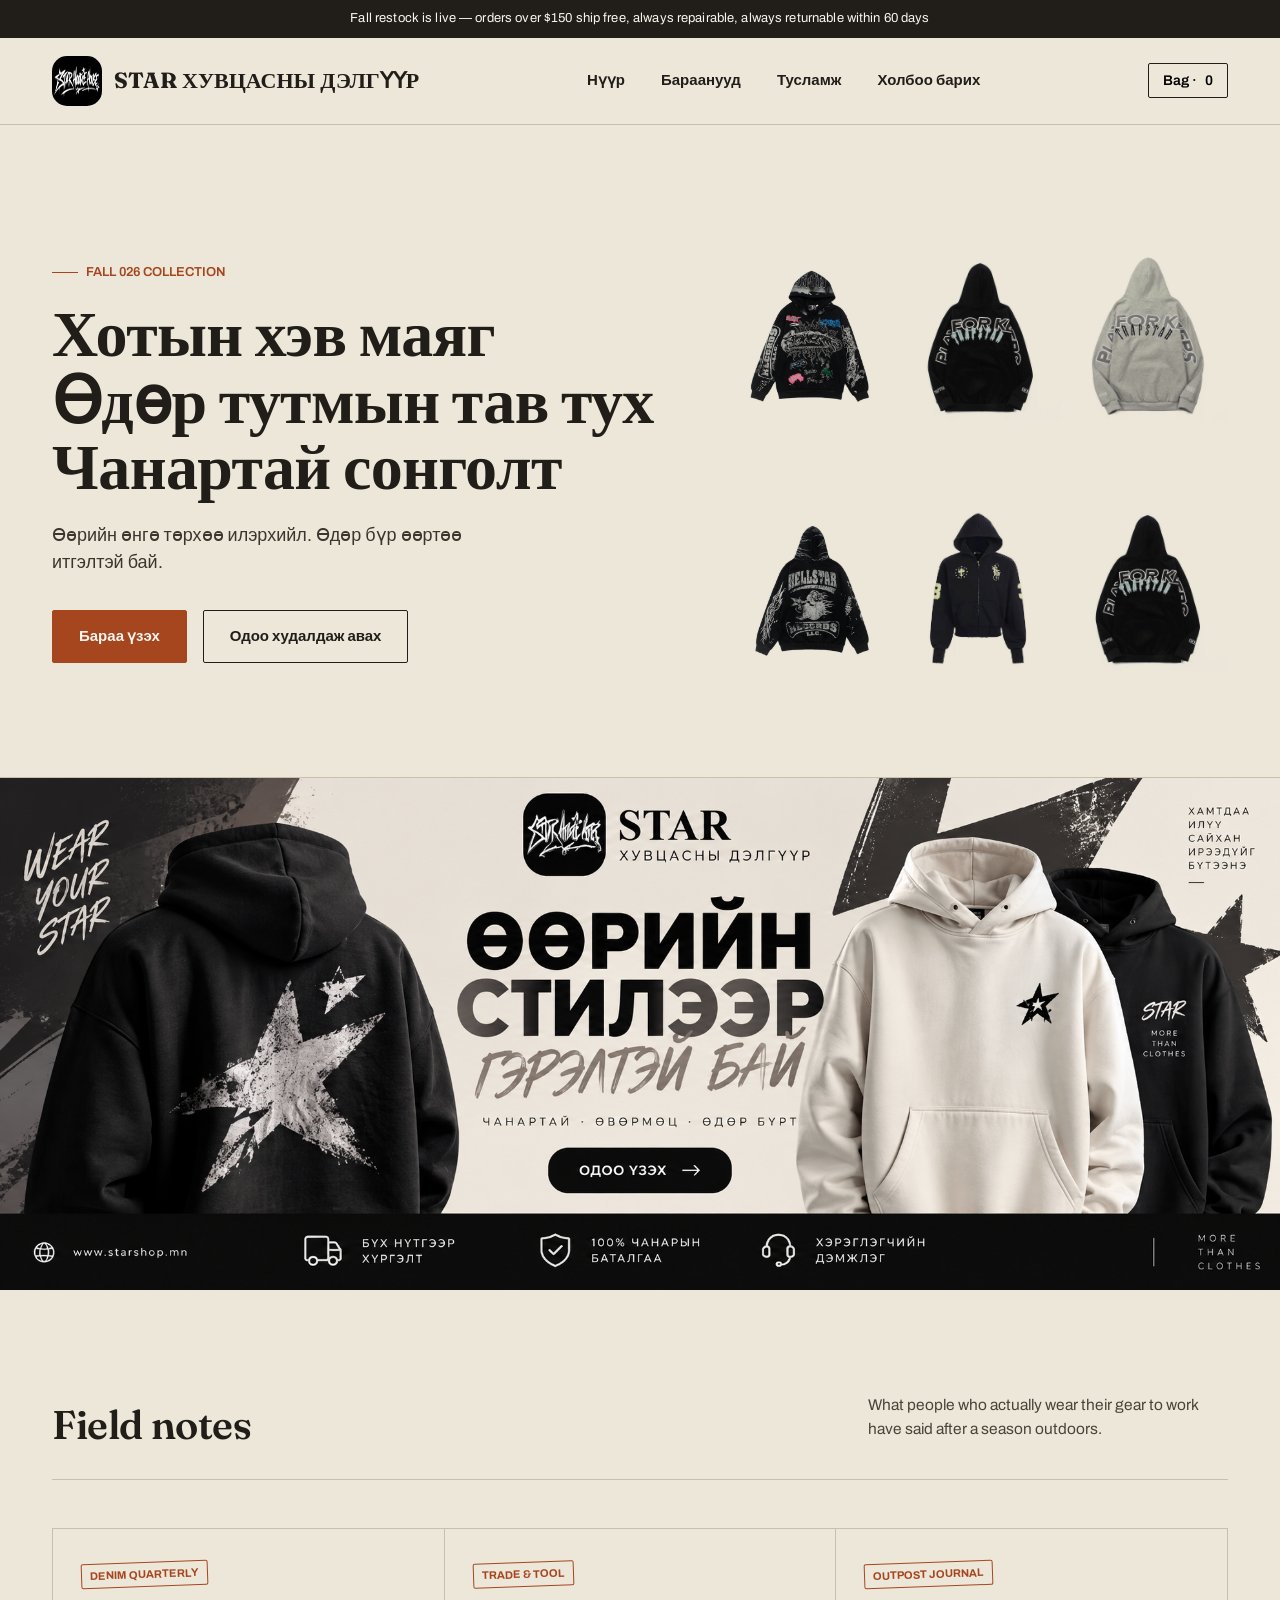
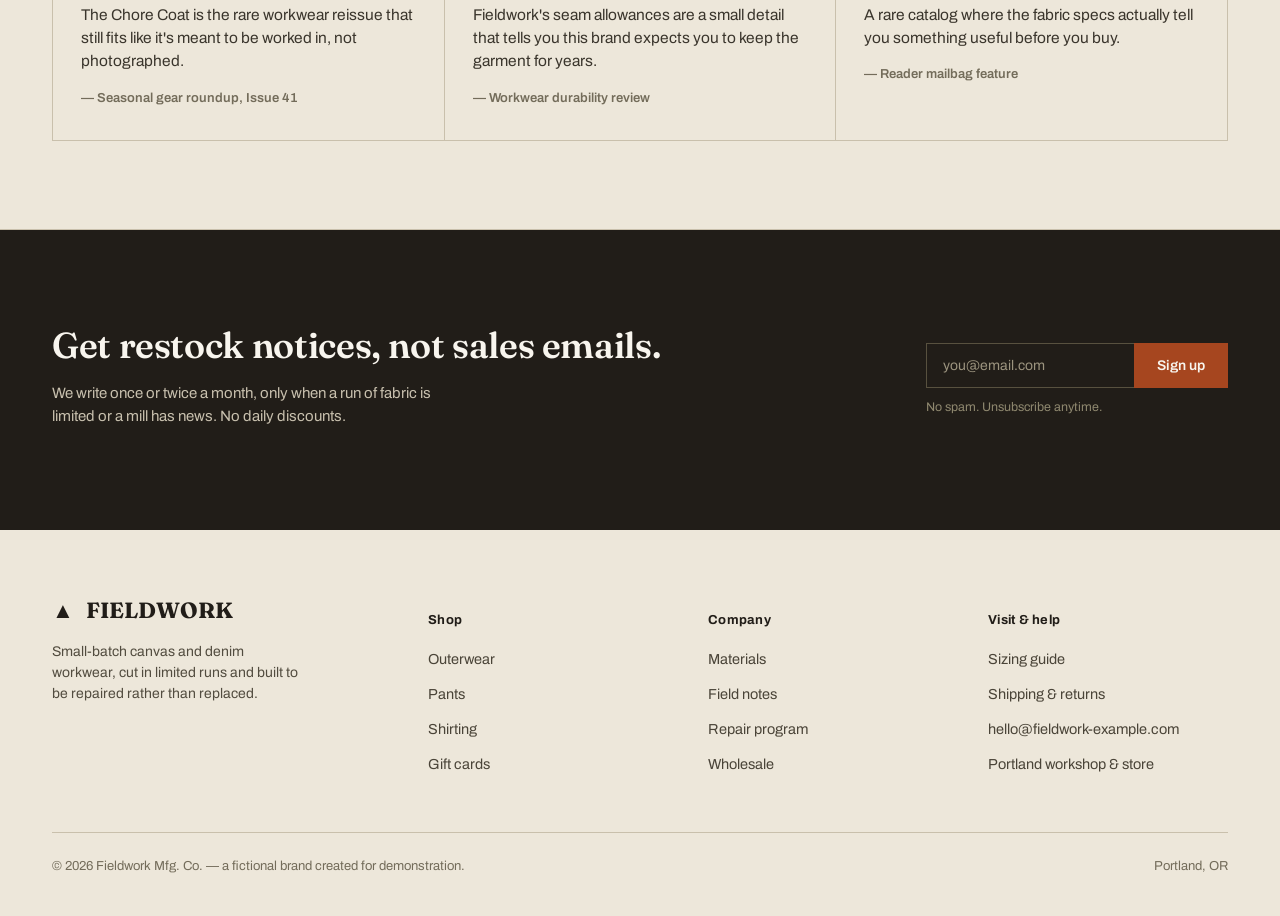
<file: index.html>
<!DOCTYPE html>
<html lang="mn"> <!--language-->
<head>
<meta charset="UTF-8">
<meta name="viewport" content="width=device-width, initial-scale=1.0">
<title>STARstore</title>
<meta name="description" content="Fieldwork makes durable canvas and denim workwear, cut for movement and built to be repaired for decades.">
<link rel="preconnect" href="https://fonts.googleapis.com">
<link rel="preconnect" href="https://fonts.gstatic.com" crossorigin>
<link href="https://fonts.googleapis.com/css2?family=Fraunces:opsz,wght@9..144,400;9..144,500;9..144,600;9..144,700&family=Archivo:wght@400;500;600;700&display=swap" rel="stylesheet">
<link rel="stylesheet" href="style.css">
</head>

<body>
<!-- davas -->

<div class="announce">Fall restock is live — orders over $150 ship free, always repairable, always returnable within 60 days</div>

<header class="site">
  <div class="nav">

    <!-- <a href="#top" class="logo"><span class="mark">▲</span> STAR HOODIE SHOP</a>  -->
    <!-- LOGO: -->
     <a href="#top" class="logo"><img src="star-logo.jpeg" alt="Logo" class="logo-img">STAR ХУВЦАСНЫ ДЭЛГҮҮР</a>
    <nav class="nav-links" id="navLinks">
      <a href="index.html">Нүүр</a>
      <a href="products.html">Бараанууд</a>
      <a href="#press">Тусламж</a>
      <a href="contact.html">Холбоо барих</a> 
      <!-- &amp; contact-Demo -->
    </nav>
    <div class="nav-right">
      <button class="bag-btn" id="bagBtn" aria-label="View bag">
        Bag · <span id="bagCount">0</span>
      </button>
      <button class="menu-toggle" id="menuToggle" aria-label="Toggle menu" aria-expanded="false"> <!-- HUMBURGER BUTTON FOR MOBILE WITH-->
        <span></span><span></span><span></span> <!-- THIS SHOW HORIZONTAL MENU INCUDING THE MATERIALS, FIELD NOTES AND CONTACT -->
      </button>
    </div>

  </div>
</header>

<main id="top">
  <!-- HERO -->
  <section class="hero">
    <div class="wrap hero-grid">
      <div>
        <div class="kicker">FALL 026 COLLECTION</div>
        <h1>Хотын хэв маяг<br>Өдөр тутмын тав тух<br>Чанартай сонголт</h1>
        <p class="lede">Өөрийн өнгө төрхөө илэрхийл. Өдөр бүр өөртөө итгэлтэй бай. </p>
        <div class="hero-ctas">
          <a href="products.html" class="btn-primary">Бараа үзэх</a>
          <a href="#craft" class="btn-ghost">Одоо худалдаж авах</a>
        </div>
      </div>
      <div class="swatch-board" role="img" aria-label="bla bla.">
        <!-- <div class="swatch sw1"><img src="images/hoodie-2.png" alt="hh"></div>
        <div class="swatch sw2"><span>OLIVE RIPSTOP</span></div>
        <div class="swatch sw3"><span>14oz SELVEDGE</span></div>
        <div class="swatch sw4"><span>UNDYED DUCK</span></div>
        <div class="swatch sw5"><span>WAXED COTTON</span></div>
        <div class="swatch sw6"><span>LOOPBACK JERSEY</span></div> -->
        <div class="swatch sw1"><img src="images/sw1.png" alt="hoodie"></div>
        <div class="swatch sw2"><img src="images/sw2.png" alt="tshirt"></div>
        <div class="swatch sw3"><img src="images/sw3.png" alt="jacket"></div>
        <div class="swatch sw4"><img src="images/sw4.png" alt="pants"></div>
        <div class="swatch sw5"><img src="images/sw5.png" alt="cap"></div>
        <div class="swatch sw6"><img src="images/sw6.png" alt="bag"></div>
      </div>
    </div>
  </section>


  <!-- CRAFT / MATERIALS -->
  <!-- <section class="craft" id="craft"> -->
    <!-- <div class="wrap craft-grid"> -->
      <!-- <div>
        <h2>Demo Demo Demo Demo Demo Demo Demo</h2>
        <p>DemoDemoDemoDemo</p>
        <p>DemoDemo</p>
      </div> -->
      <div class="background-pic-contact-page">
        <img src="images/back-pic-banner.png" alt="background pic" class="background-pic-contact-page-pic">
      </div>
     
      <!-- <table class="spec-table">
        <tr><td>Canvas</td><td>12oz cotton duck, garment-dyed in small batches at Ridgeline Mill, sanforized to resist shrinkage.</td></tr>
        <tr><td>Denim</td><td>14oz raw selvedge, shuttle-loomed, chain-stitched hems that fade into a visible loop over time.</td></tr>
        <tr><td>Hardware</td><td>Solid brass and copper rivets from Anchor Hardware Co., corozo nut buttons in place of plastic.</td></tr>
        <tr><td>Stitching</td><td>Bar-tacked at every stress point, 1/2" seam allowance left in every garment for future let-out.</td></tr>
        <tr><td>Care</td><td>Cold wash, hang dry. Every garment ships with a repair card and a spare button sewn into the hem.</td></tr>
      </table> -->
    <!-- </div> -->
  <!-- </section> -->

  <!-- PRESS -->
  <section class="press" id="press">
    <div class="wrap">
      <div class="section-head">
        <h2>Field notes</h2>
        <p>What people who actually wear their gear to work have said after a season outdoors.</p>
      </div>
      <div class="press-row">
        <div class="press-item">
          <span class="stamp">DENIM QUARTERLY</span>
          <p>The Chore Coat is the rare workwear reissue that still fits like it's meant to be worked in, not photographed.</p>
          <div class="who">— Seasonal gear roundup, Issue 41</div>
        </div>
        <div class="press-item">
          <span class="stamp">TRADE &amp; TOOL</span>
          <p>Fieldwork's seam allowances are a small detail that tells you this brand expects you to keep the garment for years.</p>
          <div class="who">— Workwear durability review</div>
        </div>
        <div class="press-item">
          <span class="stamp">OUTPOST JOURNAL</span>
          <p>A rare catalog where the fabric specs actually tell you something useful before you buy.</p>
          <div class="who">— Reader mailbag feature</div>
        </div>
      </div>
    </div>
  </section>

  <!-- NEWSLETTER -->
  <section class="newsletter">
    <div class="wrap nl-grid">
      <div>
        <h2>Get restock notices, not sales emails.</h2>
        <p>We write once or twice a month, only when a run of fabric is limited or a mill has news. No daily discounts.</p>
      </div>
      <div>
        <form class="nl-form" id="nlForm">
          <input type="email" placeholder="you@email.com" required aria-label="Email address">
          <button type="submit">Sign up</button>
        </form>
        <div class="nl-note" id="nlNote">No spam. Unsubscribe anytime.</div>
      </div>
    </div>
  </section>
</main>

<!-- FOOTER -->
<footer id="contact">
  <div class="wrap">
    <div class="foot-grid">
      <div class="foot-brand">
        <a href="#top" class="logo"><span class="mark">▲</span> FIELDWORK</a>
        <p>Small-batch canvas and denim workwear, cut in limited runs and built to be repaired rather than replaced.</p>
      </div>
      <div class="foot-col">
        <h4>Shop</h4>
        <ul>
          <li><a href="#collection">Outerwear</a></li>
          <li><a href="#collection">Pants</a></li>
          <li><a href="#collection">Shirting</a></li>
          <li><a href="#collection">Gift cards</a></li>
        </ul>
      </div>
      <div class="foot-col">
        <h4>Company</h4>
        <ul>
          <li><a href="#craft">Materials</a></li>
          <li><a href="#press">Field notes</a></li>
          <li><a href="#">Repair program</a></li>
          <li><a href="#">Wholesale</a></li>
        </ul>
      </div>
      <div class="foot-col">
        <h4>Visit &amp; help</h4>
        <ul>
          <li><a href="#">Sizing guide</a></li>
          <li><a href="#">Shipping &amp; returns</a></li>
          <li><a href="mailto:hello@fieldwork-example.com">hello@fieldwork-example.com</a></li>
          <li><a href="#">Portland workshop &amp; store</a></li>
        </ul>
      </div>
    </div>
    <div class="foot-bottom">
      <span>© 2026 Fieldwork Mfg. Co. — a fictional brand created for demonstration.</span>
      <span>Portland, OR</span>
    </div>
  </div>
</footer>

<script src="script.js"></script>

</body>
</html>
</file>
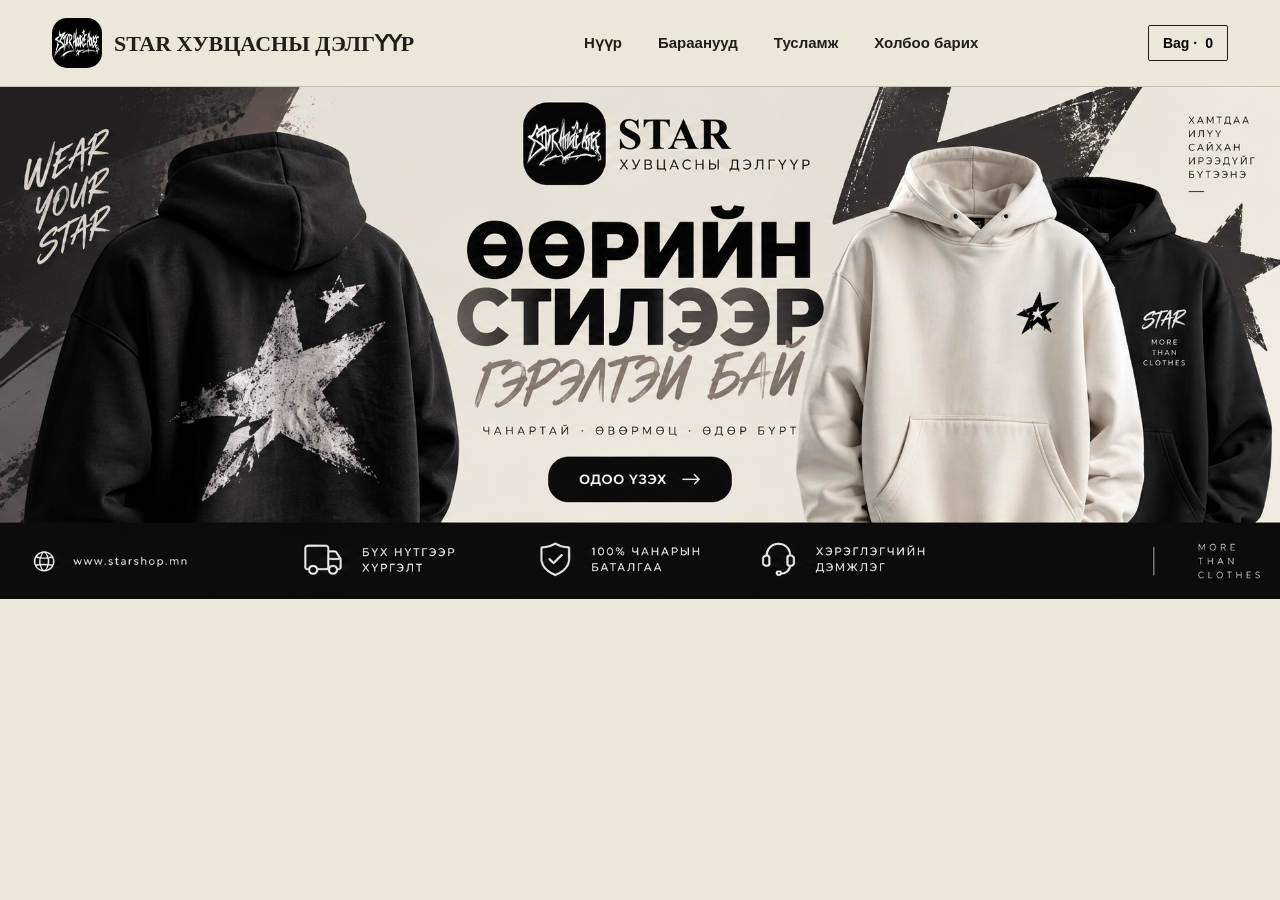
<file: contact.html>
<!DOCTYPE html>
<html lang="en">
<head>
    <meta charset="UTF-8">
    <meta name="viewport" content="width=device-width, initial-scale=1.0">
    <title>Document</title>
    <link rel="stylesheet" href="style.css">
</head>


<body>

  <header class="site">
    <div class="nav">
  
      <!-- <a href="#top" class="logo"><span class="mark">▲</span> STAR HOODIE SHOP</a>  -->
      <!-- LOGO: -->
       <a href="#top" class="logo"><img src="star-logo.jpeg" alt="Logo" class="logo-img">STAR ХУВЦАСНЫ ДЭЛГҮҮР</a>
      <nav class="nav-links" id="navLinks">
        <a href="index.html">Нүүр</a>
        <a href="products.html">Бараанууд</a>
        <a href="#press">Тусламж</a>
        <a href="contact.html">Холбоо барих</a> 
        <!-- &amp; contact-Demo -->
      </nav>
      <div class="nav-right">
        <button class="bag-btn" id="bagBtn" aria-label="View bag">
          Bag · <span id="bagCount">0</span>
        </button>
        <button class="menu-toggle" id="menuToggle" aria-label="Toggle menu" aria-expanded="false"> <!-- HUMBURGER BUTTON FOR MOBILE WITH-->
          <span></span><span></span><span></span> <!-- THIS SHOW HORIZONTAL MENU INCUDING THE MATERIALS, FIELD NOTES AND CONTACT -->
        </button>
      </div>
  
    </div>
</header>
    <!-- <div class="banner-pics">
        <div class="banner-pic">Smthing</div>
    </div> -->
    <div class="background-pic-contact-page">
      <img src="images/back-pic-banner.png" alt="background pic">
    </div>
   
    
    <script src="script.js"></script>
</body>
</html>

<!-- <div>
  <img src="" alt="banner-picture">
</div> -->
</file>
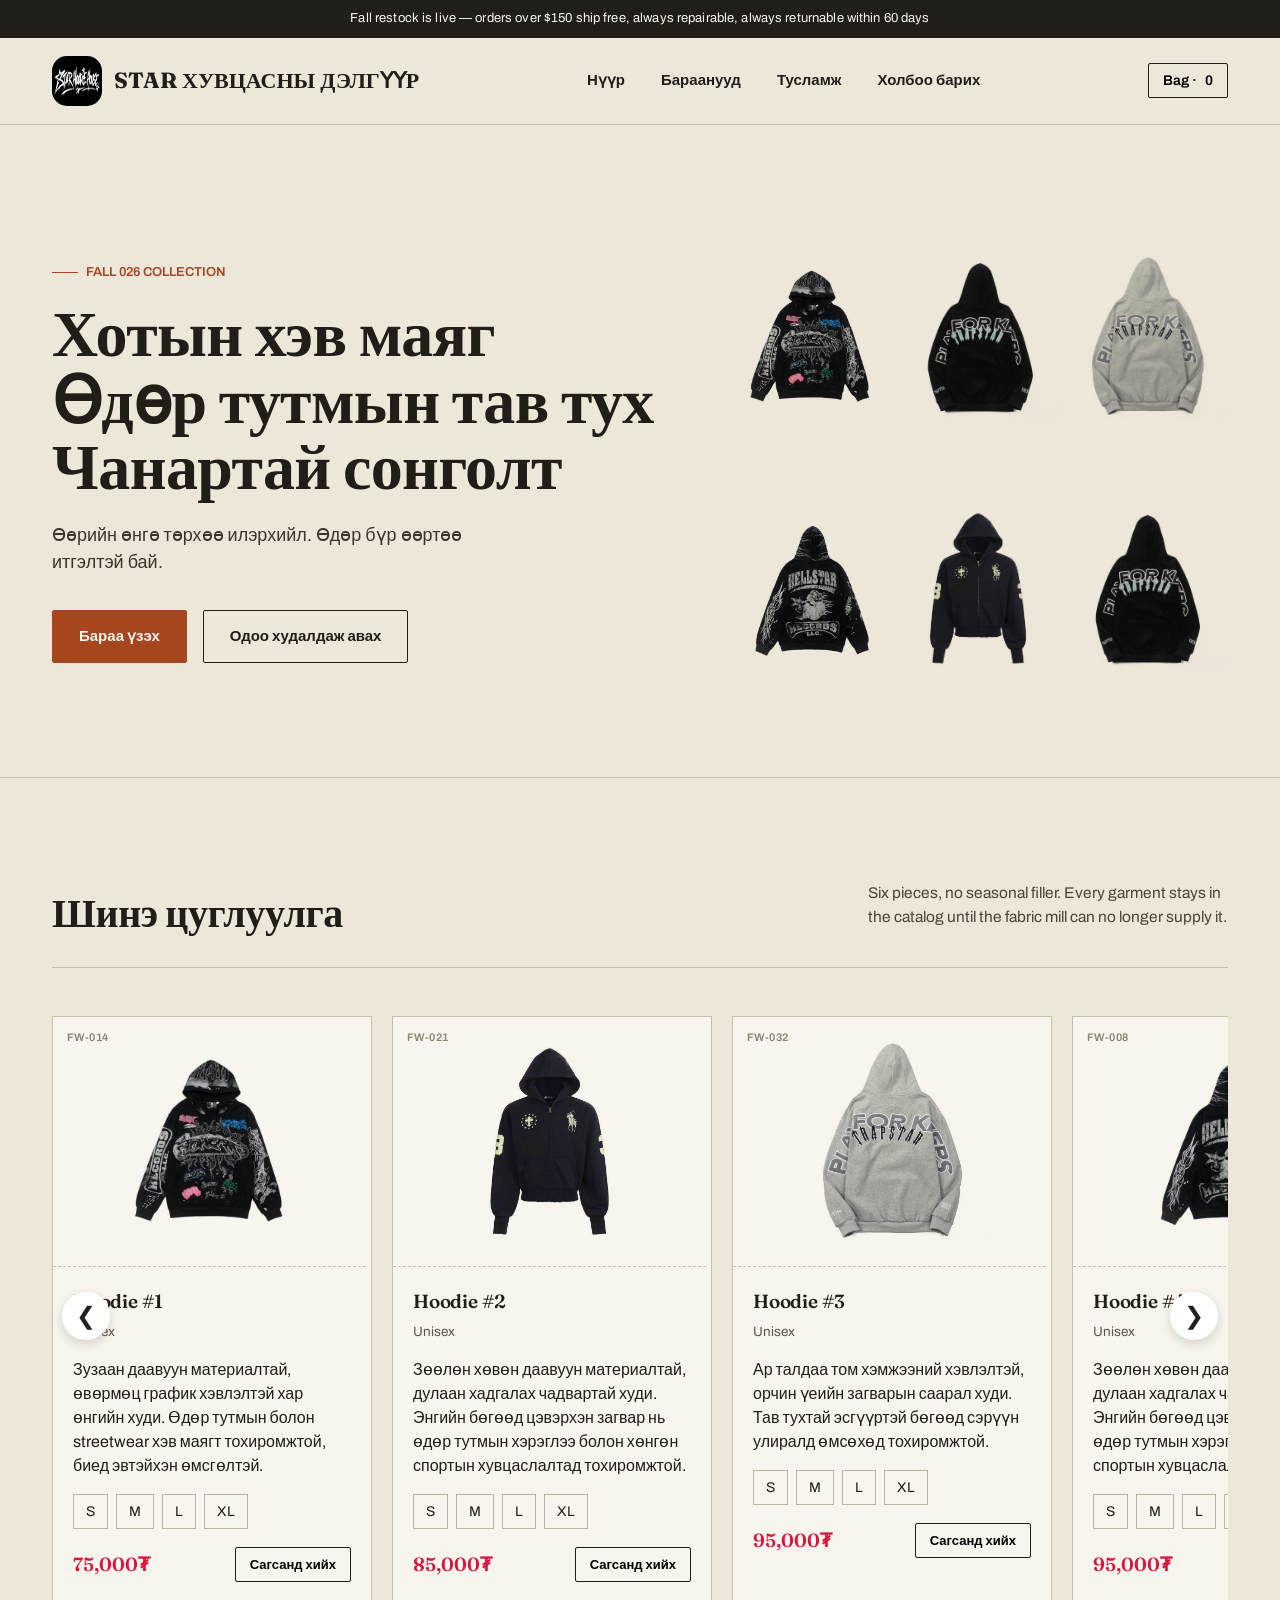
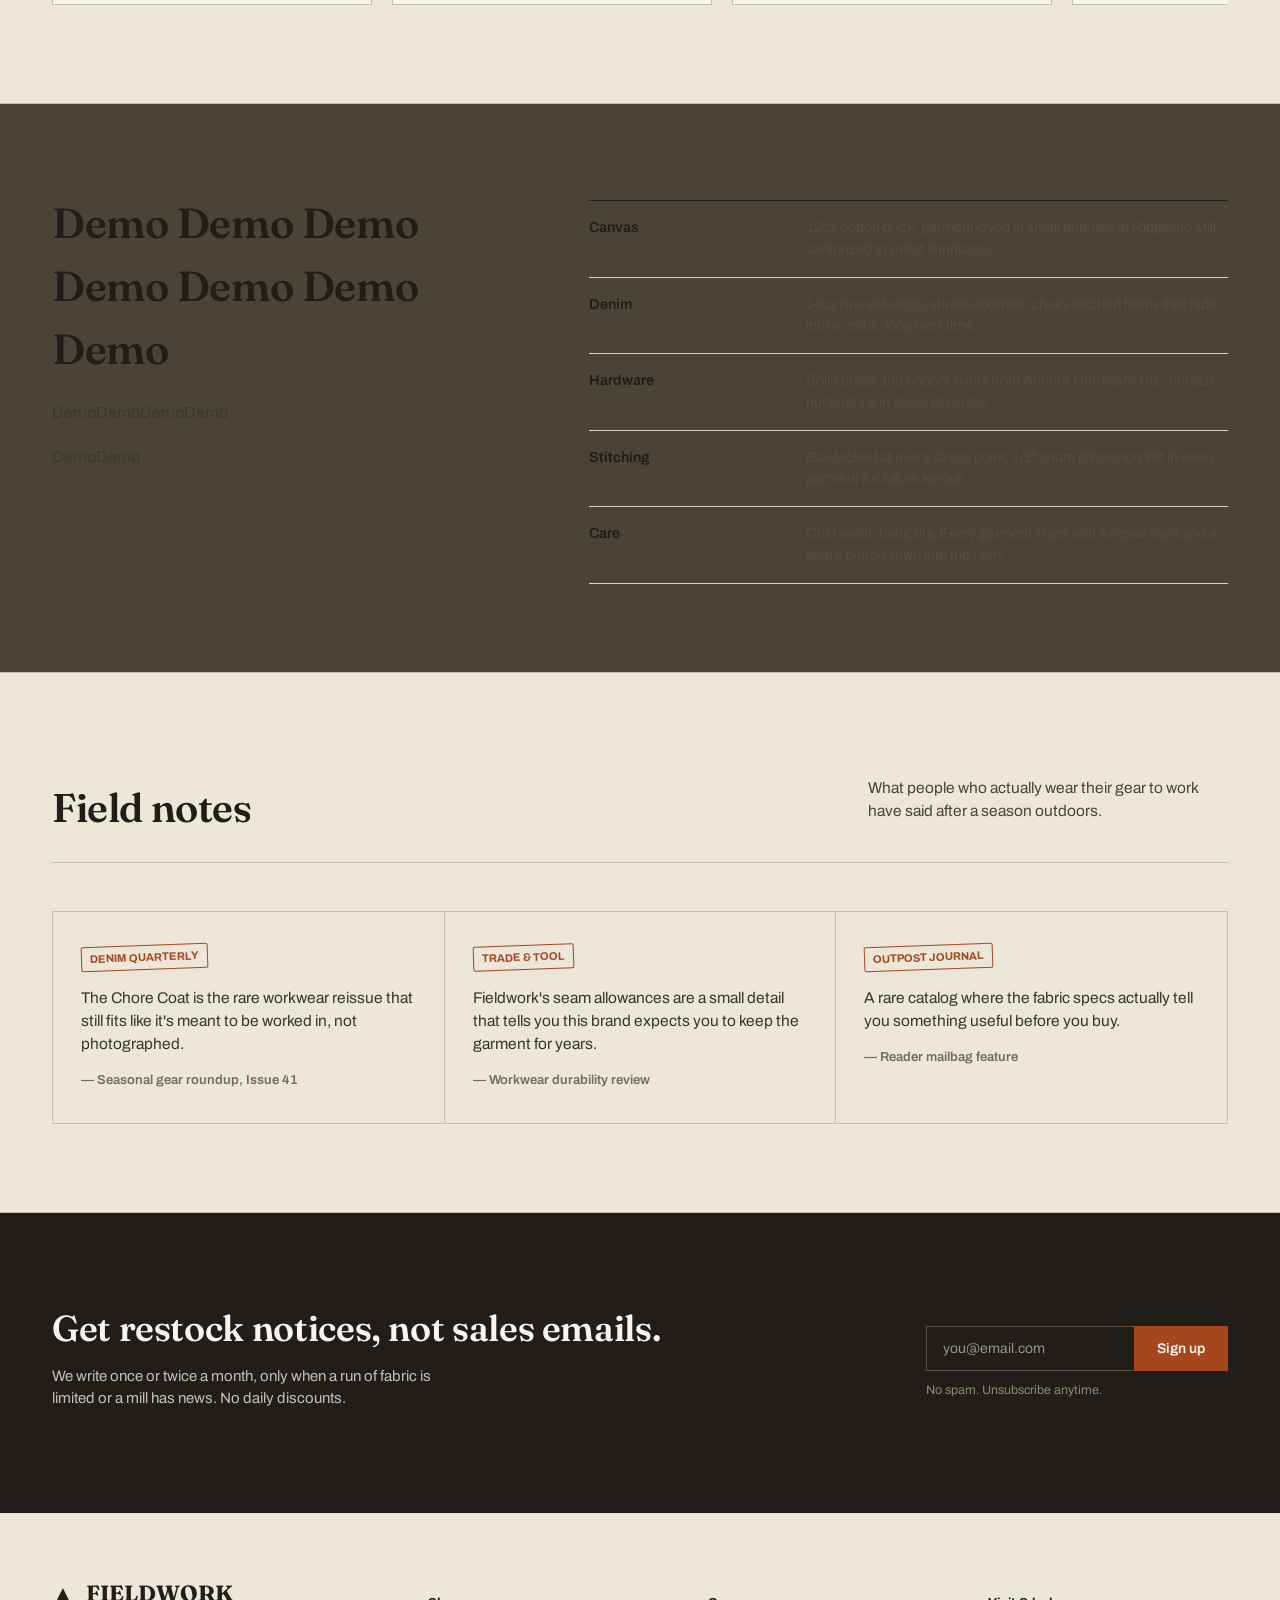
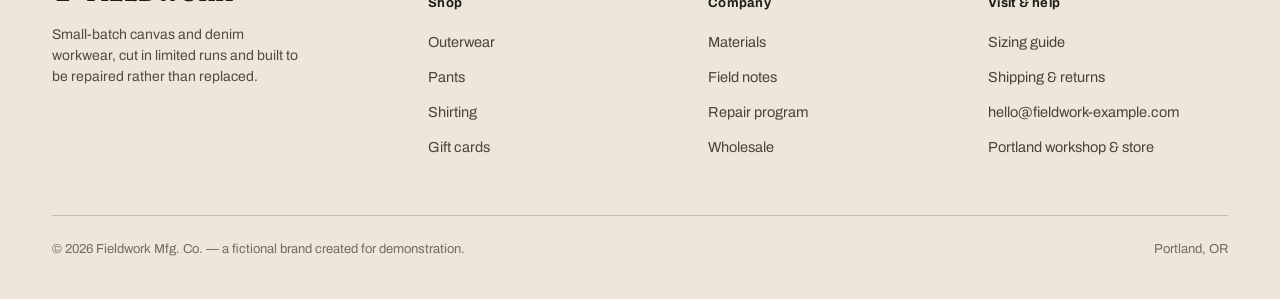
<file: index 2.html>
<!DOCTYPE html>
<html lang="mn"> <!--language-->
<head>
<meta charset="UTF-8">
<meta name="viewport" content="width=device-width, initial-scale=1.0">
<title>STARstore</title>
<meta name="description" content="Fieldwork makes durable canvas and denim workwear, cut for movement and built to be repaired for decades.">
<link rel="preconnect" href="https://fonts.googleapis.com">
<link rel="preconnect" href="https://fonts.gstatic.com" crossorigin>
<link href="https://fonts.googleapis.com/css2?family=Fraunces:opsz,wght@9..144,400;9..144,500;9..144,600;9..144,700&family=Archivo:wght@400;500;600;700&display=swap" rel="stylesheet">
<link rel="stylesheet" href="style.css">
</head>

<body>


<div class="announce">Fall restock is live — orders over $150 ship free, always repairable, always returnable within 60 days</div>

<header class="site">
  <div class="nav">

    <!-- <a href="#top" class="logo"><span class="mark">▲</span> STAR HOODIE SHOP</a>  -->
    <!-- LOGO: -->
     <a href="#top" class="logo"><img src="star-logo.jpeg" alt="Logo" class="logo-img">STAR ХУВЦАСНЫ ДЭЛГҮҮР</a>
    <nav class="nav-links" id="navLinks">
      <a href="#collection">Нүүр</a>
      <a href="#craft">Бараанууд</a>
      <a href="#press">Тусламж</a>
      <a href="#contact">Холбоо барих</a> 
      <!-- &amp; contact-Demo -->
    </nav>
    <div class="nav-right">
      <button class="bag-btn" id="bagBtn" aria-label="View bag">
        Bag · <span id="bagCount">0</span>
      </button>
      <button class="menu-toggle" id="menuToggle" aria-label="Toggle menu" aria-expanded="false"> <!-- HUMBURGER BUTTON FOR MOBILE WITH-->
        <span></span><span></span><span></span> <!-- THIS SHOW HORIZONTAL MENU INCUDING THE MATERIALS, FIELD NOTES AND CONTACT -->
      </button>
    </div>

  </div>
</header>

<main id="top">
  <!-- HERO -->
  <section class="hero">
    <div class="wrap hero-grid">
      <div>
        <div class="kicker">FALL 026 COLLECTION</div>
        <h1>Хотын хэв маяг<br>Өдөр тутмын тав тух<br>Чанартай сонголт</h1>
        <p class="lede">Өөрийн өнгө төрхөө илэрхийл. Өдөр бүр өөртөө итгэлтэй бай. </p>
        <div class="hero-ctas">
          <a href="#collection" class="btn-primary">Бараа үзэх</a>
          <a href="#craft" class="btn-ghost">Одоо худалдаж авах</a>
        </div>
      </div>
      <div class="swatch-board" role="img" aria-label="bla bla.">
        <!-- <div class="swatch sw1"><img src="images/hoodie-2.png" alt="hh"></div>
        <div class="swatch sw2"><span>OLIVE RIPSTOP</span></div>
        <div class="swatch sw3"><span>14oz SELVEDGE</span></div>
        <div class="swatch sw4"><span>UNDYED DUCK</span></div>
        <div class="swatch sw5"><span>WAXED COTTON</span></div>
        <div class="swatch sw6"><span>LOOPBACK JERSEY</span></div> -->
        <div class="swatch sw1"><img src="images/sw1.png" alt="hoodie"></div>
        <div class="swatch sw2"><img src="images/sw2.png" alt="tshirt"></div>
        <div class="swatch sw3"><img src="images/sw3.png" alt="jacket"></div>
        <div class="swatch sw4"><img src="images/sw4.png" alt="pants"></div>
        <div class="swatch sw5"><img src="images/sw5.png" alt="cap"></div>
        <div class="swatch sw6"><img src="images/sw6.png" alt="bag"></div>
      </div>
    </div>
  </section>

  <!-- COLLECTION -->
  <section class="collection" id="collection">
    <div class="wrap">
      <div class="section-head">
        <h2>Шинэ цуглуулга</h2>
        <p>Six pieces, no seasonal filler. Every garment stays in the catalog until the fabric mill can no longer supply it.</p>
      </div>

    <div class="products-wrapper">
      <button class="scroll-btn left" id="leftBtn">❮</button>
      <div class="grid-products" id="productGrid">
        <!-- Product 1 -->
        <div class="card">
          <div class="card-art">
            <span class="code">FW-014</span>
            <!-- <svg viewBox="0 0 120 120"><path d="M35 18 L20 30 L28 42 L35 36 L35 104 L85 104 L85 36 L92 42 L100 30 L85 18 L70 26 L50 26 Z"/><line x1="60" y1="30" x2="60" y2="104"/><path d="M35 36 L35 60 M85 36 L85 60"/><circle cx="45" cy="50" r="1.6"/><circle cx="45" cy="62" r="1.6"/></svg> -->
             <img src="images/sw1.png" alt="Black Hoodie">
          </div>
          <div class="card-body">
            <h3>Hoodie #1</h3>
            <div class="card-meta"><span>Unisex</span></div>
            <!-- <div class="card-meta"><span>Rust canvas</span><span>Unisex</span></div> -->
            <p>Зузаан даавуун материалтай, өвөрмөц график хэвлэлтэй хар өнгийн худи. Өдөр тутмын болон streetwear хэв маягт тохиромжтой, биед эвтэйхэн өмсгөлтэй.</p>
            <!-- <ul class="card-specs">
              <li>12oz cotton canvas</li>
              <li>Corozo buttons</li>
              <li>4 pockets</li>
            </ul> -->
            <div class="sizes">
              <span class="size">S</span>
              <span class="size">M</span>
              <span class="size">L</span>
              <span class="size">XL</span>
            </div>
            <div class="card-foot">
              <span class="price">75,000₮</span>
              <button class="add-btn">Сагсанд хийх</button>
            </div>
          </div>
        </div>

        <!-- Product 2 -->
        <div class="card">
          <div class="card-art">
            <span class="code">FW-021</span>
            <!-- <svg viewBox="0 0 120 120"><path d="M40 15 L80 15 L84 30 L60 22 L36 30 Z"/><path d="M36 30 L20 100 L45 105 L52 45 L60 45 L68 45 L75 105 L100 100 L84 30 Z"/><line x1="60" y1="45" x2="60" y2="100"/></svg> -->
            <img src="images/sw5.png" alt="Black Hoodie">
          </div>
          <div class="card-body">
            <h3>Hoodie #2</h3>
            <div class="card-meta"><span>Unisex</span></div>
            <!-- <div class="card-meta"><span>Undyed duck</span><span>Unisex</span></div> -->
            <!-- <ul class="card-specs">
              <li>11oz duck canvas</li>
              <li>Gusseted crotch</li>
              <li>Hammer loop</li>
            </ul> -->
            <p>Зөөлөн хөвөн даавуун материалтай, дулаан хадгалах чадвартай худи. Энгийн бөгөөд цэвэрхэн загвар нь өдөр тутмын хэрэглээ болон хөнгөн спортын хувцаслалтад тохиромжтой.</p>
            <div class="sizes">
              <span class="size">S</span>
              <span class="size">M</span>
              <span class="size">L</span>
              <span class="size">XL</span>
            </div>
            <div class="card-foot">
              <span class="price">85,000₮</span>
              <button class="add-btn">Сагсанд хийх</button>
            </div>
          </div>
        </div>

        <!-- Product 3 -->
        
        <div class="card">
          <div class="card-art">
            <span class="code">FW-032</span>
            <img src="images/sw3.png" alt="Black Hoodie">
          </div>
          <div class="card-body">
            <h3>Hoodie #3</h3>
            <div class="card-meta"><span>Unisex</span></div>
            <p>Ар талдаа том хэмжээний хэвлэлтэй, орчин үеийн загварын саарал худи. Тав тухтай эсгүүртэй бөгөөд сэрүүн улиралд өмсөхөд тохиромжтой.
            <div class="sizes">
              <span class="size">S</span>
              <span class="size">M</span>
              <span class="size">L</span>
              <span class="size">XL</span>
            </div>
            </p>
            <div class="card-foot">
              <span class="price">95,000₮</span>
              <button class="add-btn">Сагсанд хийх</button>
            </div>
          </div>
        </div>

        <!-- Product 4 -->
        <div class="card">
          <div class="card-art">
            <span class="code">FW-008</span>
            <!-- <svg viewBox="0 0 120 120"><path d="M42 20 L30 20 L18 34 L28 44 L42 36 L42 100 L78 100 L78 36 L92 44 L102 34 L90 20 L78 20 L70 28 L50 28 Z"/></svg> -->
             <img src="images/sw4.png" alt="hoodie4">
          </div>
          <div class="card-body">
            <h3>Hoodie #4</h3>
            <div class="card-meta"><span>Unisex</span></div>
            <!-- <ul class="card-specs">
              <li>8oz cotton jersey</li>
              <li>Chest pocket</li>
              <li>Ribbed collar</li>
            </ul> -->
            <p>Зөөлөн хөвөн даавуун материалтай, дулаан хадгалах чадвартай худи. 
              Энгийн бөгөөд цэвэрхэн загвар нь өдөр тутмын хэрэглээ болон хөнгөн спортын хувцаслалтад тохиромжтой.</p>
            <div class="sizes">
              <span class="size">S</span>
              <span class="size">M</span>
              <span class="size">L</span>
              <span class="size">XL</span>
            </div>
            <div class="card-foot">
              <span class="price">95,000₮</span>
              <button class="add-btn">Сагсанд хийх</button>
            </div>
          </div>
        </div>

        <!-- Product 5 -->
        <div class="card">
          <div class="card-art">
            <span class="code">FW-045</span>
            <!-- <svg viewBox="0 0 120 120"><path d="M38 16 L82 16 L86 32 L60 24 L34 32 Z"/><path d="M34 32 L16 40 L24 56 L36 50 L28 104 L92 104 L84 50 L96 56 L104 40 L86 32 Z"/><line x1="60" y1="24" x2="60" y2="104" stroke-dasharray="2 3"/></svg> -->
             <img src="images/sw5.png" alt="hoodie5">
          </div>
          <div class="card-body">
            <h3>Hoodie #5</h3>
            <div class="card-meta"><span>Unisex</span></div>
            <p>Зөөлөн хөвөн даавуун материалтай, дулаан хадгалах чадвартай худи. Энгийн бөгөөд цэвэрхэн загвар нь өдөр тутмын хэрэглээ болон хөнгөн спортын хувцаслалтад тохиромжтой.</p>
            <div class="sizes">
              <span class="size">S</span>
              <span class="size">M</span>
              <span class="size">L</span>
              <span class="size">XL</span>
            </div>
            <div class="card-foot">
              <span class="price">95,000₮</span>
              <button class="add-btn">Сагсанд хийх</button>
            </div>
          </div>
        </div>

        <!-- Product 6 -->
        <div class="card">
          <div class="card-art">
            <span class="code">FW-052</span>
            <!-- <svg viewBox="0 0 120 120"><path d="M40 18 L18 28 L26 42 L40 34 L40 102 L80 102 L80 34 L94 42 L102 28 L80 18 L66 26 L54 26 Z"/><path d="M40 34 L40 55 L80 55 L80 34"/></svg> -->
             <img src="images/sw6.png" alt="hoodie6">
          </div>
          <div class="card-body">
            <h3>Hoodie #6</h3>
            <div class="card-meta"><span>Unisex</span></div>
            <p>Зөөлөн хөвөн даавуун материалтай, дулаан хадгалах чадвартай худи. 
              Энгийн бөгөөд цэвэрхэн загвар нь өдөр тутмын хэрэглээ болон хөнгөн спортын хувцаслалтад тохиромжтой.</p>
            <div class="sizes">
              <span class="size">S</span>
              <span class="size">M</span>
              <span class="size">L</span>
              <span class="size">XL</span>
            </div>
            <div class="card-foot">
              <span class="price">$158</span>
              <button class="add-btn">Сагсанд хийх</button>
            </div>
          </div>
        </div>
      </div>
      <button class="scroll-btn right" id="rightBtn">❯</button>
    </div>
    

  </div>

  </section>

  <!-- CRAFT / MATERIALS -->
  <section class="craft" id="craft">
    <div class="wrap craft-grid">
      <div>
        <h2>Demo Demo Demo Demo Demo Demo Demo</h2>
        <p>DemoDemoDemoDemo</p>
        <p>DemoDemo</p>
      </div>
      <table class="spec-table">
        <tr><td>Canvas</td><td>12oz cotton duck, garment-dyed in small batches at Ridgeline Mill, sanforized to resist shrinkage.</td></tr>
        <tr><td>Denim</td><td>14oz raw selvedge, shuttle-loomed, chain-stitched hems that fade into a visible loop over time.</td></tr>
        <tr><td>Hardware</td><td>Solid brass and copper rivets from Anchor Hardware Co., corozo nut buttons in place of plastic.</td></tr>
        <tr><td>Stitching</td><td>Bar-tacked at every stress point, 1/2" seam allowance left in every garment for future let-out.</td></tr>
        <tr><td>Care</td><td>Cold wash, hang dry. Every garment ships with a repair card and a spare button sewn into the hem.</td></tr>
      </table>
    </div>
  </section>

  <!-- PRESS -->
  <section class="press" id="press">
    <div class="wrap">
      <div class="section-head">
        <h2>Field notes</h2>
        <p>What people who actually wear their gear to work have said after a season outdoors.</p>
      </div>
      <div class="press-row">
        <div class="press-item">
          <span class="stamp">DENIM QUARTERLY</span>
          <p>The Chore Coat is the rare workwear reissue that still fits like it's meant to be worked in, not photographed.</p>
          <div class="who">— Seasonal gear roundup, Issue 41</div>
        </div>
        <div class="press-item">
          <span class="stamp">TRADE &amp; TOOL</span>
          <p>Fieldwork's seam allowances are a small detail that tells you this brand expects you to keep the garment for years.</p>
          <div class="who">— Workwear durability review</div>
        </div>
        <div class="press-item">
          <span class="stamp">OUTPOST JOURNAL</span>
          <p>A rare catalog where the fabric specs actually tell you something useful before you buy.</p>
          <div class="who">— Reader mailbag feature</div>
        </div>
      </div>
    </div>
  </section>

  <!-- NEWSLETTER -->
  <section class="newsletter">
    <div class="wrap nl-grid">
      <div>
        <h2>Get restock notices, not sales emails.</h2>
        <p>We write once or twice a month, only when a run of fabric is limited or a mill has news. No daily discounts.</p>
      </div>
      <div>
        <form class="nl-form" id="nlForm">
          <input type="email" placeholder="you@email.com" required aria-label="Email address">
          <button type="submit">Sign up</button>
        </form>
        <div class="nl-note" id="nlNote">No spam. Unsubscribe anytime.</div>
      </div>
    </div>
  </section>
</main>

<!-- FOOTER -->
<footer id="contact">
  <div class="wrap">
    <div class="foot-grid">
      <div class="foot-brand">
        <a href="#top" class="logo"><span class="mark">▲</span> FIELDWORK</a>
        <p>Small-batch canvas and denim workwear, cut in limited runs and built to be repaired rather than replaced.</p>
      </div>
      <div class="foot-col">
        <h4>Shop</h4>
        <ul>
          <li><a href="#collection">Outerwear</a></li>
          <li><a href="#collection">Pants</a></li>
          <li><a href="#collection">Shirting</a></li>
          <li><a href="#collection">Gift cards</a></li>
        </ul>
      </div>
      <div class="foot-col">
        <h4>Company</h4>
        <ul>
          <li><a href="#craft">Materials</a></li>
          <li><a href="#press">Field notes</a></li>
          <li><a href="#">Repair program</a></li>
          <li><a href="#">Wholesale</a></li>
        </ul>
      </div>
      <div class="foot-col">
        <h4>Visit &amp; help</h4>
        <ul>
          <li><a href="#">Sizing guide</a></li>
          <li><a href="#">Shipping &amp; returns</a></li>
          <li><a href="mailto:hello@fieldwork-example.com">hello@fieldwork-example.com</a></li>
          <li><a href="#">Portland workshop &amp; store</a></li>
        </ul>
      </div>
    </div>
    <div class="foot-bottom">
      <span>© 2026 Fieldwork Mfg. Co. — a fictional brand created for demonstration.</span>
      <span>Portland, OR</span>
    </div>
  </div>
</footer>

<script src="script.js"></script>

</body>
</html>
</file>
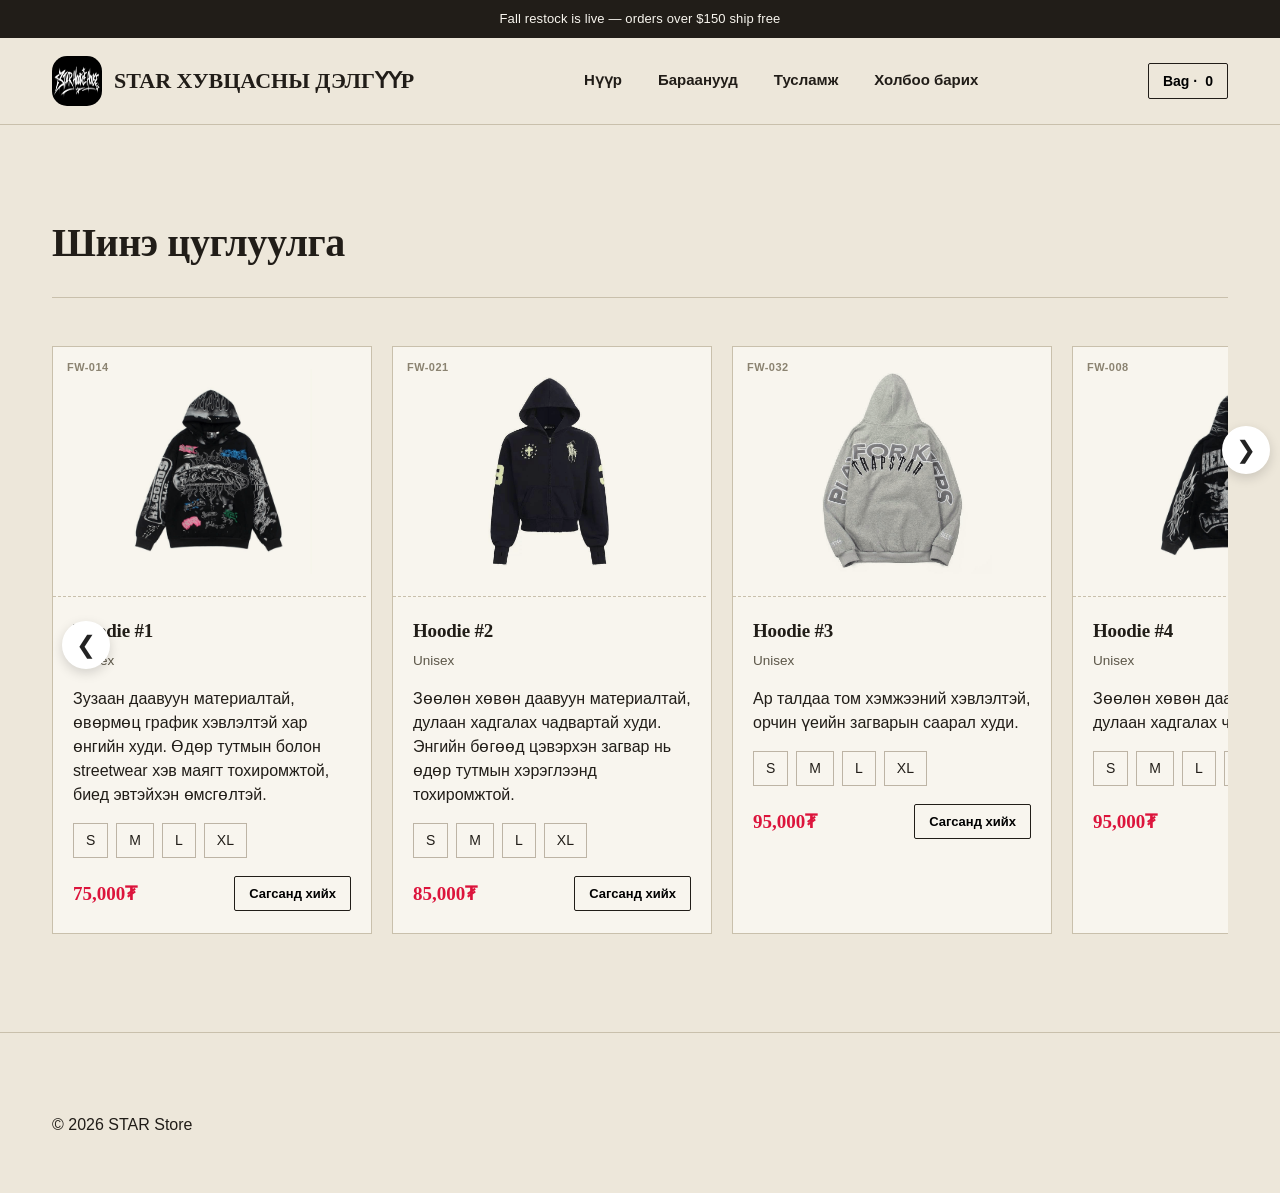
<file: products.html>
<!DOCTYPE html>
<html lang="mn">
<head>
  <meta charset="UTF-8">
  <meta name="viewport" content="width=device-width, initial-scale=1.0">
  <title>STAR Store - Products</title>

  <link rel="preconnect" href="https://fonts.googleapis.com">
  <link rel="preconnect" href="https://fonts.gstatic.com" crossorigin>

  <link rel="stylesheet" href="style.css">
</head>

<body>

<div class="announce">
  Fall restock is live — orders over $150 ship free
</div>

<header class="site">
  <div class="nav">

    <a href="index.html" class="logo">
      <img src="star-logo.jpeg" alt="Logo" class="logo-img">
      STAR ХУВЦАСНЫ ДЭЛГҮҮР
    </a>

    <nav class="nav-links" id="navLinks">
      <a href="index.html">Нүүр</a>
      <a href="products.html">Бараанууд</a>
      <a href="index.html#press">Тусламж</a>
      <a href="contact.html">Холбоо барих</a>
    </nav>

    <div class="nav-right">
      <button class="bag-btn" id="bagBtn">
        Bag · <span id="bagCount">0</span>
      </button>

      <button class="menu-toggle" id="menuToggle">
        <span></span>
        <span></span>
        <span></span>
      </button>
    </div>

  </div>
</header>

<main>

<section class="collection">
  <div class="wrap">

    <div class="section-head">
      <h2>Шинэ цуглуулга</h2>
    </div>

    <div class="products-wrapper">

      <button class="scroll-btn left" id="leftBtn">❮</button>

      <!-- <div class="grid-products" id="productGrid"> -->

        <!-- PRODUCT CARDS HERE -->
        <div class="grid-products" id="productGrid">

            <!-- Product 1 -->
            <div class="card">
              <div class="card-art">
                <span class="code">FW-014</span>
                <img src="images/sw1.png" alt="Black Hoodie">
              </div>
          
              <div class="card-body">
                <h3>Hoodie #1</h3>
                <div class="card-meta">
                  <span>Unisex</span>
                </div>
          
                <p>
                  Зузаан даавуун материалтай, өвөрмөц график хэвлэлтэй хар өнгийн худи.
                  Өдөр тутмын болон streetwear хэв маягт тохиромжтой, биед эвтэйхэн өмсгөлтэй.
                </p>
          
                <div class="sizes">
                  <span class="size">S</span>
                  <span class="size">M</span>
                  <span class="size">L</span>
                  <span class="size">XL</span>
                </div>
          
                <div class="card-foot">
                  <span class="price">75,000₮</span>
                  <button class="add-btn">Сагсанд хийх</button>
                </div>
              </div>
            </div>
          
            <!-- Product 2 -->
            <div class="card">
              <div class="card-art">
                <span class="code">FW-021</span>
                <img src="images/sw5.png" alt="Black Hoodie">
              </div>
          
              <div class="card-body">
                <h3>Hoodie #2</h3>
                <div class="card-meta">
                  <span>Unisex</span>
                </div>
          
                <p>
                  Зөөлөн хөвөн даавуун материалтай, дулаан хадгалах чадвартай худи.
                  Энгийн бөгөөд цэвэрхэн загвар нь өдөр тутмын хэрэглээнд тохиромжтой.
                </p>
          
                <div class="sizes">
                  <span class="size">S</span>
                  <span class="size">M</span>
                  <span class="size">L</span>
                  <span class="size">XL</span>
                </div>
          
                <div class="card-foot">
                  <span class="price">85,000₮</span>
                  <button class="add-btn">Сагсанд хийх</button>
                </div>
              </div>
            </div>
          
            <!-- Product 3 -->
            <div class="card">
              <div class="card-art">
                <span class="code">FW-032</span>
                <img src="images/sw3.png" alt="Black Hoodie">
              </div>
          
              <div class="card-body">
                <h3>Hoodie #3</h3>
                <div class="card-meta">
                  <span>Unisex</span>
                </div>
          
                <p>
                  Ар талдаа том хэмжээний хэвлэлтэй, орчин үеийн загварын саарал худи.
                </p>
          
                <div class="sizes">
                  <span class="size">S</span>
                  <span class="size">M</span>
                  <span class="size">L</span>
                  <span class="size">XL</span>
                </div>
          
                <div class="card-foot">
                  <span class="price">95,000₮</span>
                  <button class="add-btn">Сагсанд хийх</button>
                </div>
              </div>
            </div>
          
            <!-- Product 4 -->
            <div class="card">
              <div class="card-art">
                <span class="code">FW-008</span>
                <img src="images/sw4.png" alt="hoodie4">
              </div>
          
              <div class="card-body">
                <h3>Hoodie #4</h3>
                <div class="card-meta">
                  <span>Unisex</span>
                </div>
          
                <p>
                  Зөөлөн хөвөн даавуун материалтай, дулаан хадгалах чадвартай худи.
                </p>
          
                <div class="sizes">
                  <span class="size">S</span>
                  <span class="size">M</span>
                  <span class="size">L</span>
                  <span class="size">XL</span>
                </div>
          
                <div class="card-foot">
                  <span class="price">95,000₮</span>
                  <button class="add-btn">Сагсанд хийх</button>
                </div>
              </div>
            </div>
          
            <!-- Product 5 -->
            <div class="card">
              <div class="card-art">
                <span class="code">FW-045</span>
                <img src="images/sw5.png" alt="hoodie5">
              </div>
          
              <div class="card-body">
                <h3>Hoodie #5</h3>
                <div class="card-meta">
                  <span>Unisex</span>
                </div>
          
                <p>
                  Зөөлөн хөвөн даавуун материалтай, дулаан хадгалах чадвартай худи.
                </p>
          
                <div class="sizes">
                  <span class="size">S</span>
                  <span class="size">M</span>
                  <span class="size">L</span>
                  <span class="size">XL</span>
                </div>
          
                <div class="card-foot">
                  <span class="price">95,000₮</span>
                  <button class="add-btn">Сагсанд хийх</button>
                </div>
              </div>
            </div>
          
            <!-- Product 6 -->
            <div class="card">
              <div class="card-art">
                <span class="code">FW-052</span>
                <img src="images/sw6.png" alt="hoodie6">
              </div>
          
              <div class="card-body">
                <h3>Hoodie #6</h3>
                <div class="card-meta">
                  <span>Unisex</span>
                </div>
          
                <p>
                  Зөөлөн хөвөн даавуун материалтай, дулаан хадгалах чадвартай худи.
                </p>
          
                <div class="sizes">
                  <span class="size">S</span>
                  <span class="size">M</span>
                  <span class="size">L</span>
                  <span class="size">XL</span>
                </div>
          
                <div class="card-foot">
                  <span class="price">158,000₮</span>
                  <button class="add-btn">Сагсанд хийх</button>
                </div>
              </div>
            </div>
          
          </div>

      </div>

      <button class="scroll-btn right" id="rightBtn">❯</button>

    </div>

  <!-- </div> -->
</section>

</main>

<footer id="contact">
  <div class="wrap">
    <p>© 2026 STAR Store</p>
  </div>
</footer>

<script src="products.js"></script>

</body>
</html>
</file>
<file: style.css>
:root{
    --cream:#EDE7DA;
    --bone:#F8F5EE;
    --ink:#211D18;
    --rust:#A6461F;
    --rust-dark:#833619;
    --olive:#565C41;
    --line:#C9C0AC;
    --line-soft:#DCD5C4;
    --max:1240px;
  }
  *{box-sizing:border-box;}
  html{scroll-behavior:smooth;}
  body{
    margin:0;
    background:var(--cream);
    color:var(--ink);
    font-family:'Archivo',sans-serif;
    -webkit-font-smoothing:antialiased;
    line-height:1.5;
  }
  h1,h2,h3,.serif{
    font-family:'Fraunces',serif;
    font-weight:600;
    margin:0;
    letter-spacing:-0.01em;
  }
  a{color:inherit;text-decoration:none;}
  img,svg{display:block;max-width:100%;}
  .wrap{max-width:var(--max);margin:0 auto;padding:0 32px;}
  button{font-family:inherit;cursor:pointer;}
  :focus-visible{outline:2px solid var(--rust);outline-offset:3px;}
  @media (prefers-reduced-motion: reduce){
    *{animation-duration:0.01ms !important; transition-duration:0.01ms !important;}
  }

  /* ---------- Announcement ---------- */
  .announce{
    background:var(--ink);
    color:var(--bone);
    text-align:center;
    font-size:13px;
    padding:9px 16px;
    letter-spacing:0.01em;
  }

  /* ---------- Header ---------- */
  header.site{
    position:sticky; top:0; z-index:50;
    background:rgba(237,231,218,0.94);
    backdrop-filter:blur(6px);
    border-bottom:1px solid var(--line);
  }
  .nav{
    display:flex; align-items:center; justify-content:space-between;
    padding:18px 32px;
    max-width:var(--max); margin:0 auto;
  }
  .logo{
    font-family:'Fraunces',serif; 
    font-weight:700;
     font-size:22px;
    display:flex; 
    align-items:center; /*centering the logo along with the text*/
    gap:12px; /* gap between the logo and text*/
  }
/* my logo here: */
  .logo-img {
    height: 50px;
    width: 50px;
    border-radius: 30%;
    }
/* 
  .logo .mark{
    color:var(--rust);
  } */
  .nav-links{ 
    display:flex; /*FLEXBOX-CONTAINER: makes the menu items vertical*/
    gap:36px;
    font-size:15px;
    font-weight:500;
  }

  .nav-links a{
    position:relative;
     padding:4px 0;
     font-weight: 700;
    }
    
  .nav-links a::after{
    content:""; position:absolute; left:0; right:0; bottom:0; height:1px;
    background:var(--rust); transform:scaleX(0); transform-origin:left;
    transition:transform .25s ease;
  }
  .nav-links a:hover::after{transform:scaleX(1);}

  .nav-right{
    display:flex;
    align-items:center;
    gap:22px;
    }

  .bag-btn{
    display:flex; align-items:center; gap:8px;
    background:none; border:1px solid var(--ink); border-radius:2px;
    padding:9px 14px; font-size:14px; font-weight:600;
    transition:background .2s ease, color .2s ease;
  }
  .bag-btn:hover{background:var(--ink); color:var(--bone);}
  .menu-toggle{display:none; background:none; border:none; padding:4px;}
  .menu-toggle span{display:block; width:22px; height:2px; background:var(--ink); margin:5px 0;}

  @media (max-width:860px){
    .nav-links{
      position:fixed; top:63px; left:0; right:0; bottom:0;
      background:var(--bone); flex-direction:column; gap:0;
      padding:8px 32px 32px; transform:translateY(-8px); opacity:0; pointer-events:none;
      transition:opacity .2s ease, transform .2s ease;
    }
    .nav-links.open{opacity:1; pointer-events:auto; transform:translateY(0);}
    .nav-links a{padding:16px 0; border-bottom:1px solid var(--line-soft); font-size:18px;}
    .menu-toggle{display:block;}
  }

  /* ---------- Hero ---------- */
  .hero{
    padding:88px 0 64px;
    border-bottom:1px solid var(--line);
  }
  .hero-grid{
    display:grid; grid-template-columns:1.1fr 0.9fr; gap:64px; align-items:center;
  }
  .kicker{
    font-size:13px; color:var(--rust); font-weight:600;
    display:flex; align-items:center; gap:8px; margin-bottom:18px;
  }
  .kicker::before{content:""; width:26px; height:1px; background:var(--rust);}
  .hero h1{
    font-size:clamp(38px,5.4vw,64px);
    line-height:1.04;
  }
  .hero p.lede{
    margin-top:22px; font-size:18px; max-width:46ch; color:#3B362D;
  }
  .hero-ctas{margin-top:34px; display:flex; gap:16px; flex-wrap:wrap;}
  .btn-primary{
    background:var(--rust); color:var(--bone); border:1px solid var(--rust);
    padding:14px 26px; font-weight:600; font-size:15px; border-radius:2px;
    transition:background .2s ease, border-color .2s ease;
  }
  .btn-primary:hover{background:var(--rust-dark); border-color:var(--rust-dark);}
  .btn-ghost{
    background:none; border:1px solid var(--ink); color:var(--ink);
    padding:14px 26px; font-weight:600; font-size:15px; border-radius:2px;
    transition:background .2s ease, color .2s ease;
  }
  .btn-ghost:hover{background:var(--ink); color:var(--bone);}

  .swatch-board{
    display:grid; 
    grid-template-columns:repeat(3,1fr);
     gap:2px;
    /* border:1px solid var(--ink); */
     aspect-ratio:1/1;
  }
  .swatch{
    position:relative;
     overflow:hidden;
    }
    .swatch img{
        width:100%;
        height:100%;
        object-fit:contain;   /* зураг бүтнээрээ харагдана */
        object-position:center;
        display:block;
        mix-blend-mode: multiply;
    }
  /* .swatch span{
    position:absolute; bottom:8px; left:9px; font-size:10.5px; font-weight:600;
    color:var(--bone); letter-spacing:0.03em;
  } */
  /* .sw1{background:repeating-linear-gradient(45deg,#8a4224,#8a4224 6px,#9c4d2b 6px,#9c4d2b 12px);}
  .sw2{background:repeating-linear-gradient(0deg,#4c5138,#4c5138 4px,#5a5f43 4px,#5a5f43 8px),repeating-linear-gradient(90deg,rgba(0,0,0,0.08),rgba(0,0,0,0.08) 4px,transparent 4px,transparent 8px);}
  .sw3{background:#2b2723; background-image:repeating-linear-gradient(90deg,rgba(255,255,255,0.05) 0 2px,transparent 2px 9px);}
  .sw4{background:#d8cdae; background-image:repeating-linear-gradient(0deg,rgba(0,0,0,0.06) 0 1px,transparent 1px 6px),repeating-linear-gradient(90deg,rgba(0,0,0,0.06) 0 1px,transparent 1px 6px);}
  .sw4 span{color:var(--ink);}
  .sw5{background:#3c3128; background-image:repeating-linear-gradient(135deg,rgba(255,255,255,0.05) 0 3px,transparent 3px 10px);}
  .sw6{background:#6b7150; background-image:repeating-linear-gradient(-45deg,rgba(0,0,0,0.1) 0 2px,transparent 2px 8px);} */

  /* ---------- Section shell ---------- */
  section{padding:88px 0;}
  .section-head{
    display:flex; justify-content:space-between; align-items:flex-end;
    gap:24px; margin-bottom:48px; flex-wrap:wrap;
    border-bottom:1px solid var(--line); padding-bottom:24px;
  }
  .section-head h2{font-size:clamp(28px,3.4vw,40px);}
  .section-head p{max-width:40ch; color:#4a4438; font-size:15.5px;}

  /* ---------- Collection ---------- */
  .collection{border-bottom:1px solid var(--line);}


  .products-wrapper{
    position: relative;
    width: 100%;
    overflow: hidden;
}
  .grid-products{
    display:flex; 
  }
  /* grid-template-columns:repeat(3,1fr); gap:28px; */

  .grid-products{
    display: flex;
    gap: 20px;
    overflow-x: auto;
    overflow-y: hidden;
    flex-wrap: nowrap;
    padding-bottom: 10px;
    scroll-behavior: smooth;

    scrollbar-width: none;
    -ms-overflow-style: none;
}

  .grid-products .card {
    flex: 0 0 320px; /* card width */
  }


  .scroll-btn{
    position: absolute;
    top: 50%;
    transform: translateY(-50%);
    width: 48px;
    height: 48px;
    border: none;
    border-radius: 50%;
    background: #fff;
    color: #222;
    font-size: 24px;
    cursor: pointer;
    z-index: 999;
    box-shadow: 0 4px 12px rgba(0,0,0,.15);
  }


   .scroll-btn.left {
    left: 10px;
   }

  .scroll-btn.right {
    right: 10px;
  }
  .card{
    background:var(--bone);
    border:1px solid var(--line);
  }
  
  .card-art{
    aspect-ratio:4/3.2; display:flex; align-items:center; justify-content:center;
    border-bottom:1px dashed var(--line);
    padding:22px;
    position:relative;
    
  }
  .card-art .code{
    position:absolute; top:12px; left:14px; font-size:11px; letter-spacing:0.04em;
    color:#8b8371; font-weight:600;
  }
  .card-art svg{width:100%; height:100%; stroke:var(--ink); fill:none; stroke-width:1.4;}
  .card-body{padding:20px 20px 22px;}
  .card-body h3{font-size:19px; font-weight:600;}
  .card-art {
    height: 250px;   /* choose a value that fits your biggest image */
    display: flex;
    align-items: center;
    justify-content: center;
}
.card-art img {
    max-width: 100%;
    max-height: 100%;
    object-fit: contain;
    mix-blend-mode: multiply; /*remove the background as a transparent but only works for pure white*/
}

.sizes {
    display: flex;
    gap: 8px;
    margin-top: 10px;
    margin-bottom: 15px;
    border: none;
}
   .size {
    border: 1px solid #bdb4a5;
    padding: 6px 12px;
    font-size: 14px;
    cursor: pointer;
    transition: 0.2s;
   }
    .size:hover {
    background: #222;
    color: white;
   }
  .card-meta{
    display:flex; justify-content:space-between; margin-top:6px;
    font-size:13.5px; color:#5c5648;
  }
  .card-specs{
    margin:14px 0 0; padding:0; list-style:none;
    font-size:12.5px; color:#6d6656;
    display:flex; flex-wrap:wrap; gap:6px 10px;
  }
  .card-specs li{
    border:1px solid var(--line); padding:3px 8px; border-radius:2px;
  }
  .card-foot{
    display:flex; justify-content:space-between; align-items:center;
    margin-top:18px;
    font-weight: 500;
    color: crimson;
  }
  .price{font-family:'Fraunces',serif; font-weight:600; font-size:19px;}
  .add-btn{
    background:none; border:1px solid var(--ink); font-size:13px; font-weight:600;
    padding:9px 14px; border-radius:2px; transition:background .18s ease,color .18s ease;
  }
  .add-btn:hover{background:var(--ink); color:var(--bone);}
  .add-btn.added{background:var(--olive); border-color:var(--olive); color:var(--bone);}

  @media (max-width:980px){
    .grid-products{grid-template-columns:repeat(2,1fr);}
  }
  @media (max-width:640px){
    .grid-products{grid-template-columns:1fr;}
    .hero-grid{grid-template-columns:1fr;}
  }

  /* ---------- Craft / materials ---------- */
  .craft{
    border-bottom:1px solid var(--line);
    background:var(--bone);
    background-color: #4a4438;
    
  }
  .craft-grid{
    display:grid; grid-template-columns:0.85fr 1.15fr; gap:64px; align-items:start;
  }
  .craft h2{font-size:clamp(28px,3.6vw,42px); max-width:14ch;}
  .craft p{margin-top:20px; font-size:16px; color:#3d382e; max-width:44ch;}
  .spec-table{width:100%; border-collapse:collapse; margin-top:8px;}
  .spec-table tr{border-bottom:1px solid var(--line-soft);}
  .spec-table tr:first-child{border-top:1px solid var(--ink);}
  .spec-table td{padding:16px 0; font-size:14.5px; vertical-align:top;}
  .spec-table td:first-child{
    width:34%; font-weight:600; color:var(--ink);
  }
  .spec-table td:last-child{color:#544e40;}
  /* .banner-pics {
    display: flex;
    color: blueviolet;
  }
  .banner-pic {
    border: 2px solid black;  
    width: 1800px;
    height: 400px;
    background: rgb(242, 192, 192);
  }
  .background-pic-contact-page {
    width: 100%;
    height: 800px; /* or whatever height the section is */
      /* overflow: hidden;
  }
  .background-pic-contact-page-pic {
    display: block;
    width: 100%;
    height: 100%;
    object-fit: cover;
  
  } */ *
  .background-pic-contact-page {
    width: 100%;
    overflow: hidden;
  }

  .background-pic-contact-page-pic {
    width: 100%;
    height: auto;
    display: block;
  }

  /* ---------- Press ---------- */
  .press{border-bottom:1px solid var(--line);}
  .press-row{
    display:grid; grid-template-columns:repeat(3,1fr); gap:1px;
    background:var(--line); border:1px solid var(--line);
  }
  .press-item{
    background:var(--cream); padding:32px 28px; position:relative;
  }
  .press-item .stamp{
    display:inline-block; border:1px solid var(--rust); color:var(--rust);
    font-size:11px; font-weight:700; padding:3px 8px; border-radius:2px;
    transform:rotate(-2deg); margin-bottom:16px;
  }
  .press-item p{font-size:15.5px; color:#3a352c; margin:0;}
  .press-item .who{margin-top:16px; font-size:13px; font-weight:600; color:#736c5a;}
  @media (max-width:860px){.press-row{grid-template-columns:1fr;}}

  /* ---------- Newsletter ---------- */
  .newsletter{
    background:var(--ink); color:var(--bone);
  }
  .nl-grid{
    display:grid; grid-template-columns:1fr auto; gap:32px; align-items:center;
  }
  .newsletter h2{font-size:clamp(26px,3.2vw,36px); color:var(--bone);}
  .newsletter p{color:#C8C0AE; margin-top:10px; font-size:15px; max-width:44ch;}
  .nl-form{display:flex; gap:0; max-width:420px;}
  .nl-form input{
    flex:1; background:transparent; border:1px solid #58513F; border-right:none;
    color:var(--bone); padding:14px 16px; font-size:14px; font-family:inherit;
  }
  .nl-form input::placeholder{color:#9C947F;}
  .nl-form button{
    background:var(--rust); border:1px solid var(--rust); color:var(--bone);
    padding:0 22px; font-weight:600; font-size:14px;
  }
  .nl-form button:hover{background:var(--rust-dark);}
  .nl-note{font-size:12.5px; color:#8f886f; margin-top:10px;}
  @media (max-width:760px){.nl-grid{grid-template-columns:1fr;}}

  /* ---------- Footer ---------- */
  footer{padding:64px 0 40px;}
  .foot-grid{
    display:grid; grid-template-columns:1.4fr repeat(3,1fr); gap:40px;
  }
  .foot-brand p{margin-top:14px; font-size:14px; color:#524c3f; max-width:32ch;}
  .foot-col h4{font-size:13px; font-weight:700; letter-spacing:0.02em; margin-bottom:16px;}
  .foot-col ul{list-style:none; margin:0; padding:0; display:flex; flex-direction:column; gap:11px;}
  .foot-col a{font-size:14.5px; color:#4a4438;}
  .foot-col a:hover{color:var(--rust);}
  .foot-bottom{
    margin-top:56px; padding-top:24px; border-top:1px solid var(--line);
    display:flex; justify-content:space-between; flex-wrap:wrap; gap:12px;
    font-size:13px; color:#736c5a;
  }
  @media (max-width:760px){
    .foot-grid{grid-template-columns:1fr 1fr;}
  }
</file>
